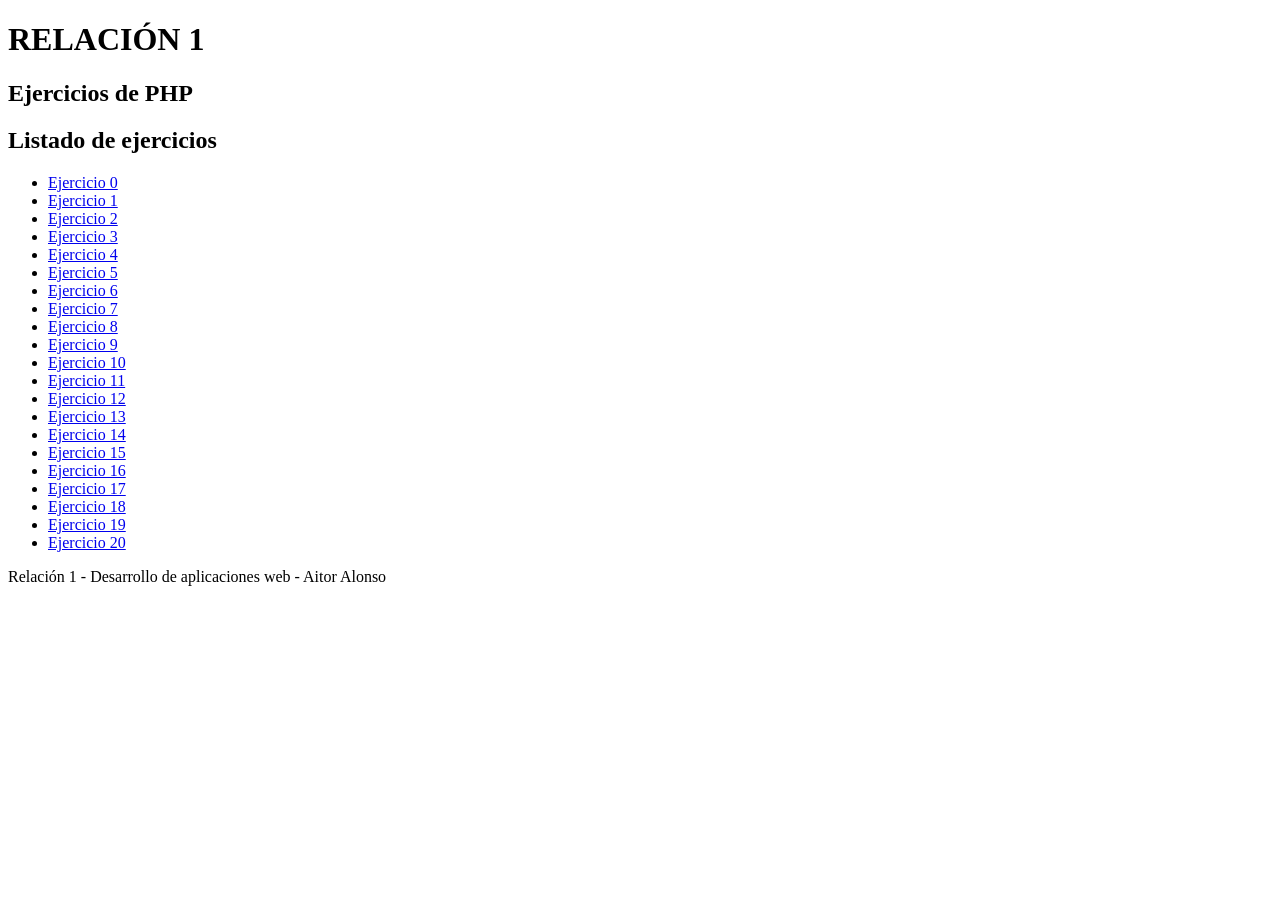
<file: relacion1/index.html>
<!DOCTYPE html>
<html lang="es">

<head>
    <meta charset="UTF-8">
    <meta name="viewport" content="width=device-width, initial-scale=1.0">
    <title>Relación 1 - Ejercicios</title>
</head>

<body>

    <header>
        <h1>RELACIÓN 1</h1>
        <h2>Ejercicios de PHP</h2>
    </header>

    <main>

        <h2>Listado de ejercicios</h2>

        <ul>
            <li><a href="./00hola-mundo.php">Ejercicio 0</a></li>
            <li><a href="./01hola-mundo.php">Ejercicio 1</a></li>
            <li><a href="./02valores-escalares.php">Ejercicio 2</a></li>
            <li><a href="./03superglobals.php">Ejercicio 3</a></li>
            <li><a href="./04array-constante.php">Ejercicio 4</a></li>
            <li><a href="./05array-asociativo.php">Ejercicio 5</a></li>
            <li><a href="./06clase-fruta.php">Ejercicio 6</a></li>
            <li><a href="./07loop-if.php">Ejercicio 7</a></li>
            <li><a href="./08arrays-asociativos.php">Ejercicio 8</a></li>
            <li><a href="./09triangulo.php">Ejercicio 9</a></li>
            <li><a href="./10ecuacionSegundoGradoP1.php">Ejercicio 10</a></li>
            <li><a href="./11ecuacionSegundoGradoP2.php">Ejercicio 11</a></li>
            <li><a href="./12prueba-numerica.php">Ejercicio 12</a></li>
            <li><a href="./13calcular-factorial.php">Ejercicio 13</a></li>
            <li><a href="./14.calculo-suma-num-naturales.php">Ejercicio 14</a></li>
            <li><a href="./15num-primo.php">Ejercicio 15</a></li>
            <li><a href="./16divisores-while.php">Ejercicio 16</a></li>
            <li><a href="./17division-euclides.php">Ejercicio 17</a></li>
            <li><a href="./18m.c.d-euclides.php">Ejercicio 18</a></li>
            <li><a href="./19conversion-binario-natural.php">Ejercicio 19</a></li>
            <li><a href="./20conversion-binario-natural-P2.php">Ejercicio 20</a></li>
        </ul>

    </main>

    <footer>
        <p>Relación 1 - Desarrollo de aplicaciones web - Aitor Alonso</p>
    </footer>

</body>

</html>
</file>
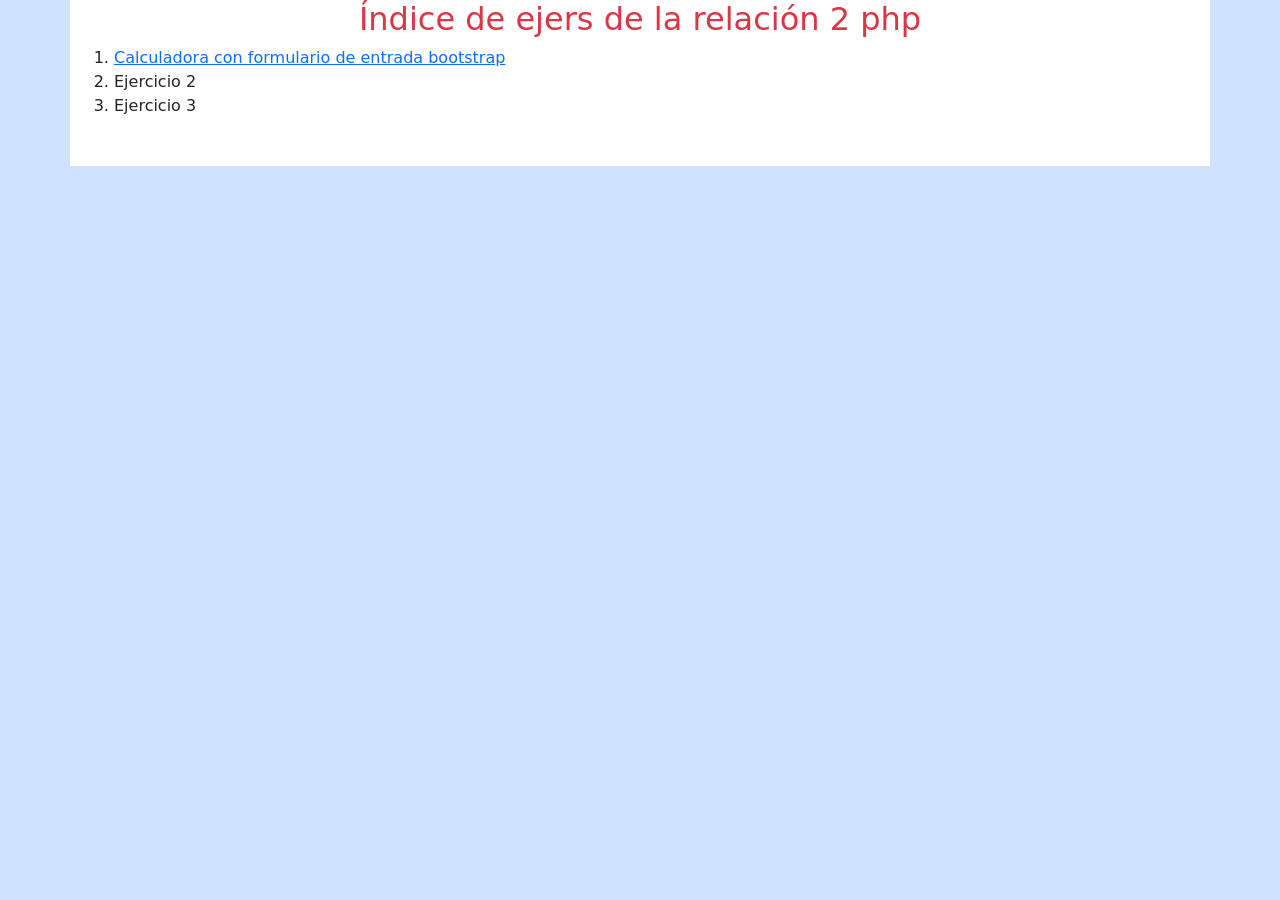
<file: relacion2/index.html>
<!DOCTYPE html>
<html lang="en">
<head>
    <meta charset="UTF-8">
    <meta name="viewport" content="width=device-width, initial-scale=1.0">
    <title>Índice de ejers de la relación 2</title>

    <link href="https://cdn.jsdelivr.net/npm/bootstrap@5.3.8/dist/css/bootstrap.min.css" rel="stylesheet" integrity="sha384-sRIl4kxILFvY47J16cr9ZwB07vP4J8+LH7qKQnuqkuIAvNWLzeN8tE5YBujZqJLB" crossorigin="anonymous">
</head>
<body class="bg-primary-subtle">
    <div class="container bg-white">
        <h2 class="text-center text-danger">Índice de ejers de la relación 2 php </h2>
        <ol class="pb-5">
            <li><a href="./1calculadora.php" target="_blank">Calculadora con formulario de entrada bootstrap</a></li>
            <li>Ejercicio 2</li>
            <li>Ejercicio 3</li>
        </ol>
    </div>

    <script src="https://cdn.jsdelivr.net/npm/bootstrap@5.3.8/dist/js/bootstrap.bundle.min.js" integrity="sha384-FKyoEForCGlyvwx9Hj09JcYn3nv7wiPVlz7YYwJrWVcXK/BmnVDxM+D2scQbITxI" crossorigin="anonymous"></script>
</body>
</html>
</file>
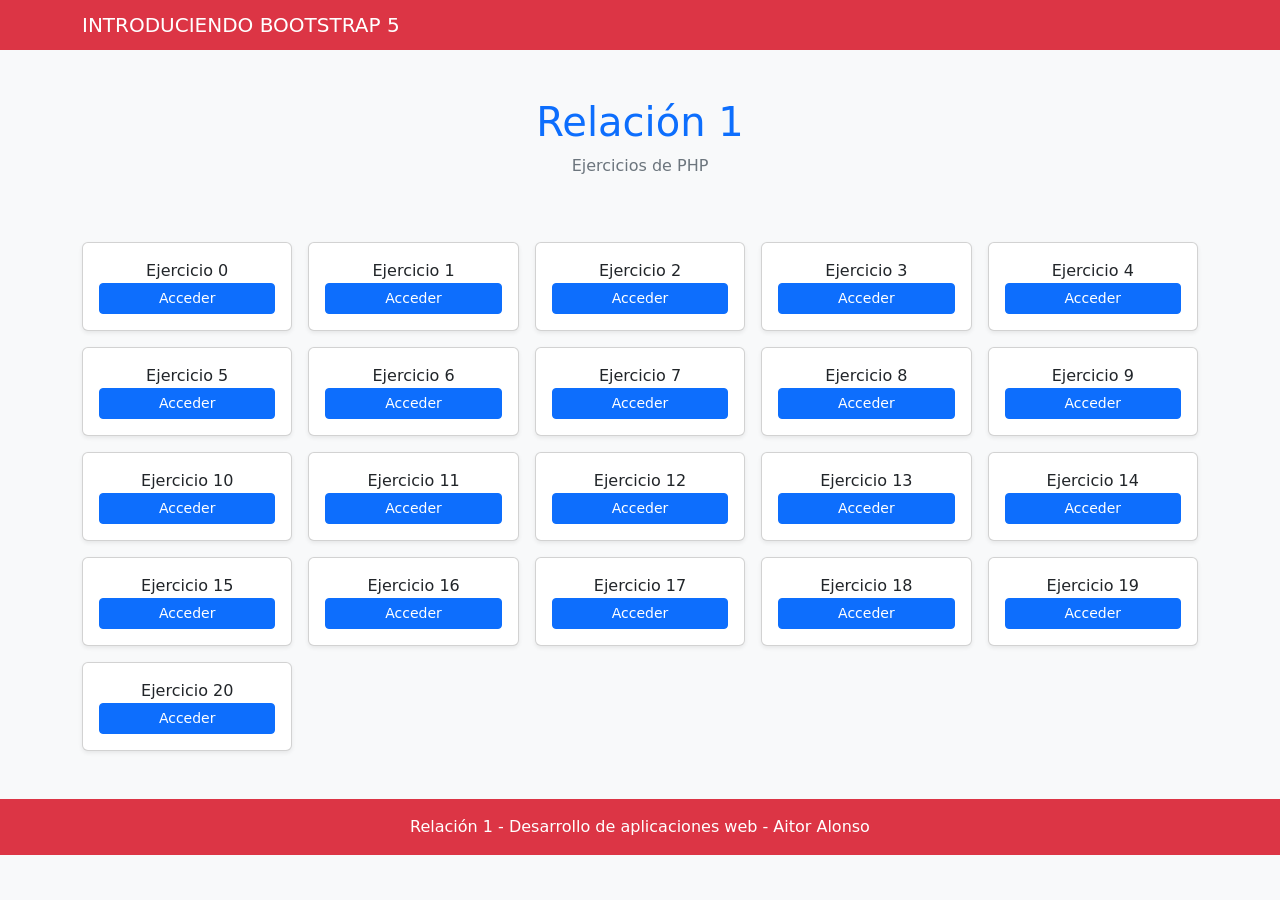
<file: relacion2/ejer02/index.html>
<!DOCTYPE html>
<html lang="es">

<head>
    <meta charset="UTF-8">
    <meta name="viewport" content="width=device-width, initial-scale=1.0">
    <title>Introduciendo Bootstrap 5</title>

    <!-- Bootstrap 5 -->
    <link href="https://cdn.jsdelivr.net/npm/bootstrap@5.3.3/dist/css/bootstrap.min.css" rel="stylesheet">
</head>

<body class="bg-light">

    <!-- Barra superior -->
    <nav class="navbar bg-danger">
        <div class="container">
            <span class="navbar-brand mb-0 h1 text-white">
                INTRODUCIENDO BOOTSTRAP 5
            </span>
        </div>
    </nav>

    <!-- Título -->
    <header class="container text-center py-5">
        <h1 class="text-primary">Relación 1</h1>
        <p class="text-secondary">Ejercicios de PHP</p>
    </header>

    <!-- Ejercicios -->
    <main class="container pb-5">
        <div class="row row-cols-2 row-cols-md-4 row-cols-lg-5 g-3">

            <div class="col">
                <a href="../../relacion1/00hola-mundo.php"
                    class="card shadow-sm h-100 text-decoration-none text-center p-3 d-flex flex-column">
                    <span>Ejercicio 0</span>
                    <span class="btn btn-primary btn-sm mt-auto">Acceder</span>
                </a>
            </div>

            <div class="col">
                <a href="../../relacion1/01hola-mundo.php"
                    class="card shadow-sm h-100 text-decoration-none text-center p-3 d-flex flex-column">
                    <span>Ejercicio 1</span>
                    <span class="btn btn-primary btn-sm mt-auto">Acceder</span>
                </a>
            </div>

            <div class="col">
                <a href="../../relacion1/02valores-escalares.php"
                    class="card shadow-sm h-100 text-decoration-none text-center p-3 d-flex flex-column">
                    <span>Ejercicio 2</span>
                    <span class="btn btn-primary btn-sm mt-auto">Acceder</span>
                </a>
            </div>

            <div class="col">
                <a href="../../relacion1/03superglobals.php"
                    class="card shadow-sm h-100 text-decoration-none text-center p-3 d-flex flex-column">
                    <span>Ejercicio 3</span>
                    <span class="btn btn-primary btn-sm mt-auto">Acceder</span>
                </a>
            </div>

            <div class="col">
                <a href="../../relacion1/04array-constante.php"
                    class="card shadow-sm h-100 text-decoration-none text-center p-3 d-flex flex-column">
                    <span>Ejercicio 4</span>
                    <span class="btn btn-primary btn-sm mt-auto">Acceder</span>
                </a>
            </div>

            <div class="col">
                <a href="../../relacion1/05array-asociativo.php"
                    class="card shadow-sm h-100 text-decoration-none text-center p-3 d-flex flex-column">
                    <span>Ejercicio 5</span>
                    <span class="btn btn-primary btn-sm mt-auto">Acceder</span>
                </a>
            </div>

            <div class="col">
                <a href="../../relacion1/06clase-fruta.php"
                    class="card shadow-sm h-100 text-decoration-none text-center p-3 d-flex flex-column">
                    <span>Ejercicio 6</span>
                    <span class="btn btn-primary btn-sm mt-auto">Acceder</span>
                </a>
            </div>

            <div class="col">
                <a href="../../relacion1/07loop-if.php"
                    class="card shadow-sm h-100 text-decoration-none text-center p-3 d-flex flex-column">
                    <span>Ejercicio 7</span>
                    <span class="btn btn-primary btn-sm mt-auto">Acceder</span>
                </a>
            </div>

            <div class="col">
                <a href="../../relacion1/08arrays-asociativos.php"
                    class="card shadow-sm h-100 text-decoration-none text-center p-3 d-flex flex-column">
                    <span>Ejercicio 8</span>
                    <span class="btn btn-primary btn-sm mt-auto">Acceder</span>
                </a>
            </div>

            <div class="col">
                <a href="../../relacion1/09triangulo.php"
                    class="card shadow-sm h-100 text-decoration-none text-center p-3 d-flex flex-column">
                    <span>Ejercicio 9</span>
                    <span class="btn btn-primary btn-sm mt-auto">Acceder</span>
                </a>
            </div>

            <div class="col">
                <a href="../../relacion1/10ecuacionSegundoGradoP1.php"
                    class="card shadow-sm h-100 text-decoration-none text-center p-3 d-flex flex-column">
                    <span>Ejercicio 10</span>
                    <span class="btn btn-primary btn-sm mt-auto">Acceder</span>
                </a>
            </div>

            <div class="col">
                <a href="../../relacion1/11ecuacionSegundoGradoP2.php"
                    class="card shadow-sm h-100 text-decoration-none text-center p-3 d-flex flex-column">
                    <span>Ejercicio 11</span>
                    <span class="btn btn-primary btn-sm mt-auto">Acceder</span>
                </a>
            </div>

            <div class="col">
                <a href="../../relacion1/12prueba-numerica.php"
                    class="card shadow-sm h-100 text-decoration-none text-center p-3 d-flex flex-column">
                    <span>Ejercicio 12</span>
                    <span class="btn btn-primary btn-sm mt-auto">Acceder</span>
                </a>
            </div>

            <div class="col">
                <a href="../../relacion1/13calcular-factorial.php"
                    class="card shadow-sm h-100 text-decoration-none text-center p-3 d-flex flex-column">
                    <span>Ejercicio 13</span>
                    <span class="btn btn-primary btn-sm mt-auto">Acceder</span>
                </a>
            </div>

            <div class="col">
                <a href="../../relacion1/14.calculo-suma-num-naturales.php"
                    class="card shadow-sm h-100 text-decoration-none text-center p-3 d-flex flex-column">
                    <span>Ejercicio 14</span>
                    <span class="btn btn-primary btn-sm mt-auto">Acceder</span>
                </a>
            </div>

            <div class="col">
                <a href="../../relacion1/15num-primo.php"
                    class="card shadow-sm h-100 text-decoration-none text-center p-3 d-flex flex-column">
                    <span>Ejercicio 15</span>
                    <span class="btn btn-primary btn-sm mt-auto">Acceder</span>
                </a>
            </div>

            <div class="col">
                <a href="../../relacion1/16divisores-while.php"
                    class="card shadow-sm h-100 text-decoration-none text-center p-3 d-flex flex-column">
                    <span>Ejercicio 16</span>
                    <span class="btn btn-primary btn-sm mt-auto">Acceder</span>
                </a>
            </div>

            <div class="col">
                <a href="../../relacion1/17division-euclides.php"
                    class="card shadow-sm h-100 text-decoration-none text-center p-3 d-flex flex-column">
                    <span>Ejercicio 17</span>
                    <span class="btn btn-primary btn-sm mt-auto">Acceder</span>
                </a>
            </div>

            <div class="col">
                <a href="../../relacion1/18m.c.d-euclides.php"
                    class="card shadow-sm h-100 text-decoration-none text-center p-3 d-flex flex-column">
                    <span>Ejercicio 18</span>
                    <span class="btn btn-primary btn-sm mt-auto">Acceder</span>
                </a>
            </div>

            <div class="col">
                <a href="../../relacion1/19conversion-binario-natural.php"
                    class="card shadow-sm h-100 text-decoration-none text-center p-3 d-flex flex-column">
                    <span>Ejercicio 19</span>
                    <span class="btn btn-primary btn-sm mt-auto">Acceder</span>
                </a>
            </div>

            <div class="col">
                <a href="../../relacion1/20conversion-binario-natural-P2.php"
                    class="card shadow-sm h-100 text-decoration-none text-center p-3 d-flex flex-column">
                    <span>Ejercicio 20</span>
                    <span class="btn btn-primary btn-sm mt-auto">Acceder</span>
                </a>
            </div>

        </div>
    </main>

    <!-- Pie de página -->
    <footer class="bg-danger text-white text-center py-3">
        Relación 1 - Desarrollo de aplicaciones web - Aitor Alonso
    </footer>

    <!-- Bootstrap JS -->
    <script src="https://cdn.jsdelivr.net/npm/bootstrap@5.3.3/dist/js/bootstrap.bundle.min.js"></script>

</body>

</html>
</file>
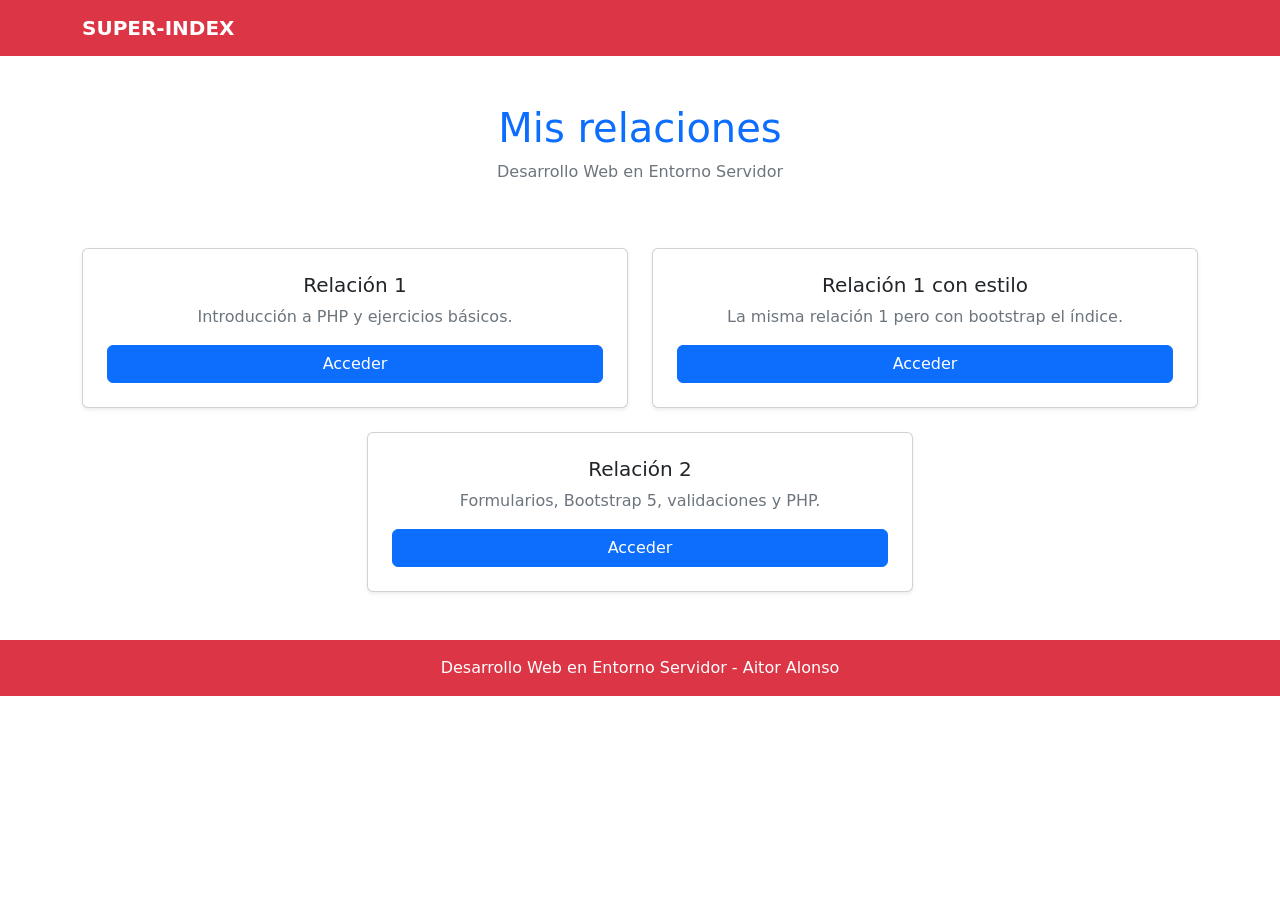
<file: relacion2/ejers03-20/index.html>
<!DOCTYPE html>
<html lang="es">

<head>
    <meta charset="UTF-8">
    <meta name="viewport" content="width=device-width, initial-scale=1.0">
    <title>Super-Index</title>

    <!-- Bootstrap 5 -->
    <link href="https://cdn.jsdelivr.net/npm/bootstrap@5.3.3/dist/css/bootstrap.min.css" rel="stylesheet">
</head>

<body >

    <!-- Barra de navegación -->
    <nav class="navbar bg-danger">
        <div class="container">
            <a class="navbar-brand text-white fw-bold" href="#">
                SUPER-INDEX
            </a>
        </div>
    </nav>

    <!-- Cabecera -->
    <header class="container text-center py-5">
        <h1 class="text-primary">Mis relaciones</h1>
        <p class="text-secondary">Desarrollo Web en Entorno Servidor</p>
    </header>

    <!-- Tarjetas -->
    <main class="container pb-5">
        <div class="row row-cols-1 row-cols-md-2 g-4 justify-content-center">

            <!-- Relación 1 -->
            <div class="col">
                <div class="card shadow-sm h-100 text-center">
                    <div class="card-body d-flex flex-column p-4">
                        <h5 class="card-title">Relación 1</h5>

                        <p class="card-text text-secondary">
                            Introducción a PHP y ejercicios básicos.
                        </p>

                        <a href="/relacion1/index.html" class="btn btn-primary mt-auto">
                            Acceder
                        </a>
                    </div>
                </div>
            </div>

            <!-- Relación 1 con estilo -->
            <div class="col">
                <div class="card shadow-sm h-100 text-center">
                    <div class="card-body d-flex flex-column p-4">
                        <h5 class="card-title">Relación 1 con estilo</h5>

                        <p class="card-text text-secondary">
                            La misma relación 1 pero con bootstrap el índice.
                        </p>

                        <a href="../ejer02/index.html" class="btn btn-primary mt-auto">
                            Acceder
                        </a>
                    </div>
                </div>
            </div>

            <!-- Relación 2 -->
            <div class="col">
                <div class="card shadow-sm h-100 text-center">
                    <div class="card-body d-flex flex-column p-4">
                        <h5 class="card-title">Relación 2</h5>

                        <p class="card-text text-secondary">
                            Formularios, Bootstrap 5, validaciones y PHP.
                        </p>

                        <a href="./indexRelacion2.html" class="btn btn-primary mt-auto">
                            Acceder
                        </a>
                    </div>
                </div>
            </div>

        </div>
    </main>

    <!-- Footer -->
    <footer class="bg-danger text-white text-center py-3">
        Desarrollo Web en Entorno Servidor - Aitor Alonso
    </footer>

    <!-- Bootstrap JS -->
    <script src="https://cdn.jsdelivr.net/npm/bootstrap@5.3.3/dist/js/bootstrap.bundle.min.js"></script>

</body>
</html>
</file>
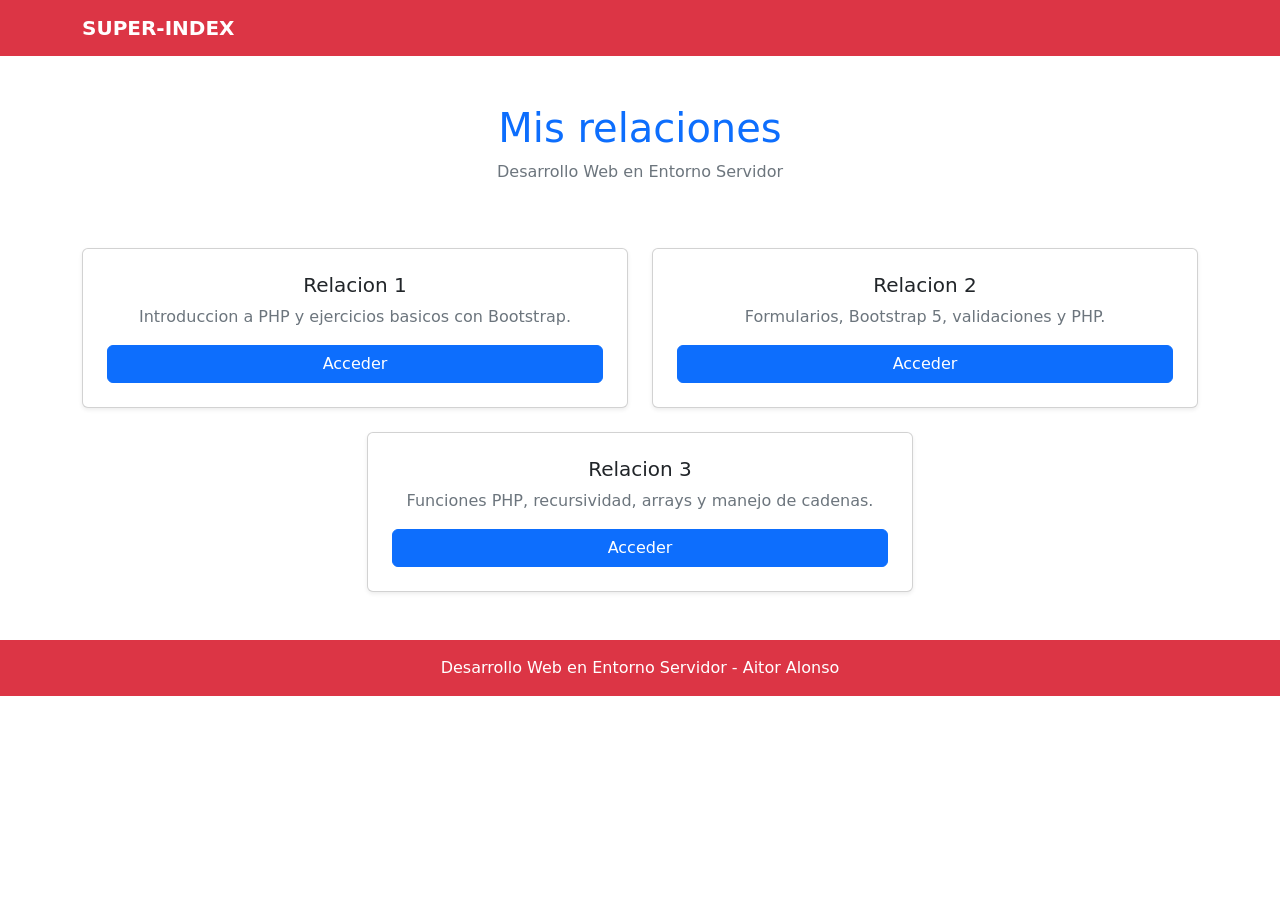
<file: super-index.html>
<!DOCTYPE html>
<html lang="es">

<head>
    <meta charset="UTF-8">
    <meta name="viewport" content="width=device-width, initial-scale=1.0">
    <title>Super-Index</title>

    <!-- Bootstrap 5 -->
    <link href="https://cdn.jsdelivr.net/npm/bootstrap@5.3.3/dist/css/bootstrap.min.css" rel="stylesheet">
</head>

<body>

    <!-- Barra de navegacion -->
    <nav class="navbar bg-danger">
        <div class="container">
            <a class="navbar-brand text-white fw-bold" href="#">
                SUPER-INDEX
            </a>
        </div>
    </nav>

    <!-- Cabecera -->
    <header class="container text-center py-5">
        <h1 class="text-primary">Mis relaciones</h1>
        <p class="text-secondary">Desarrollo Web en Entorno Servidor</p>
    </header>

    <!-- Tarjetas -->
    <main class="container pb-5">

        <div class="row row-cols-1 row-cols-md-2 g-4 justify-content-center">

            <!-- Relacion 1 -->
            <div class="col">
                <div class="card shadow-sm h-100 text-center">
                    <div class="card-body d-flex flex-column p-4">
                        <h5 class="card-title">Relacion 1</h5>

                        <p class="card-text text-secondary">
                            Introduccion a PHP y ejercicios basicos con Bootstrap.
                        </p>

                        <a href="./relacion2/ejer02/index.html" class="btn btn-primary mt-auto">
                            Acceder
                        </a>
                    </div>
                </div>
            </div>

            <!-- Relacion 2 -->
            <div class="col">
                <div class="card shadow-sm h-100 text-center">
                    <div class="card-body d-flex flex-column p-4">
                        <h5 class="card-title">Relacion 2</h5>

                        <p class="card-text text-secondary">
                            Formularios, Bootstrap 5, validaciones y PHP.
                        </p>

                        <a href="./relacion2/ejers03-20/indexRelacion2.html" class="btn btn-primary mt-auto">
                            Acceder
                        </a>
                    </div>
                </div>
            </div>

            <!-- Relacion 3 -->
            <div class="col">
                <div class="card shadow-sm h-100 text-center">
                    <div class="card-body d-flex flex-column p-4">
                        <h5 class="card-title">Relacion 3</h5>

                        <p class="card-text text-secondary">
                            Funciones PHP, recursividad, arrays y manejo de cadenas.
                        </p>

                        <a href="./relacion3/indexRelacion3.html" class="btn btn-primary mt-auto">
                            Acceder
                        </a>
                    </div>
                </div>
            </div>

        </div>
    </main>

    <!-- Footer -->
    <footer class="bg-danger text-white text-center py-3">
        Desarrollo Web en Entorno Servidor - Aitor Alonso
    </footer>

    <!-- Bootstrap JS -->
    <script src="https://cdn.jsdelivr.net/npm/bootstrap@5.3.3/dist/js/bootstrap.bundle.min.js"></script>

</body>
</html>
</file>
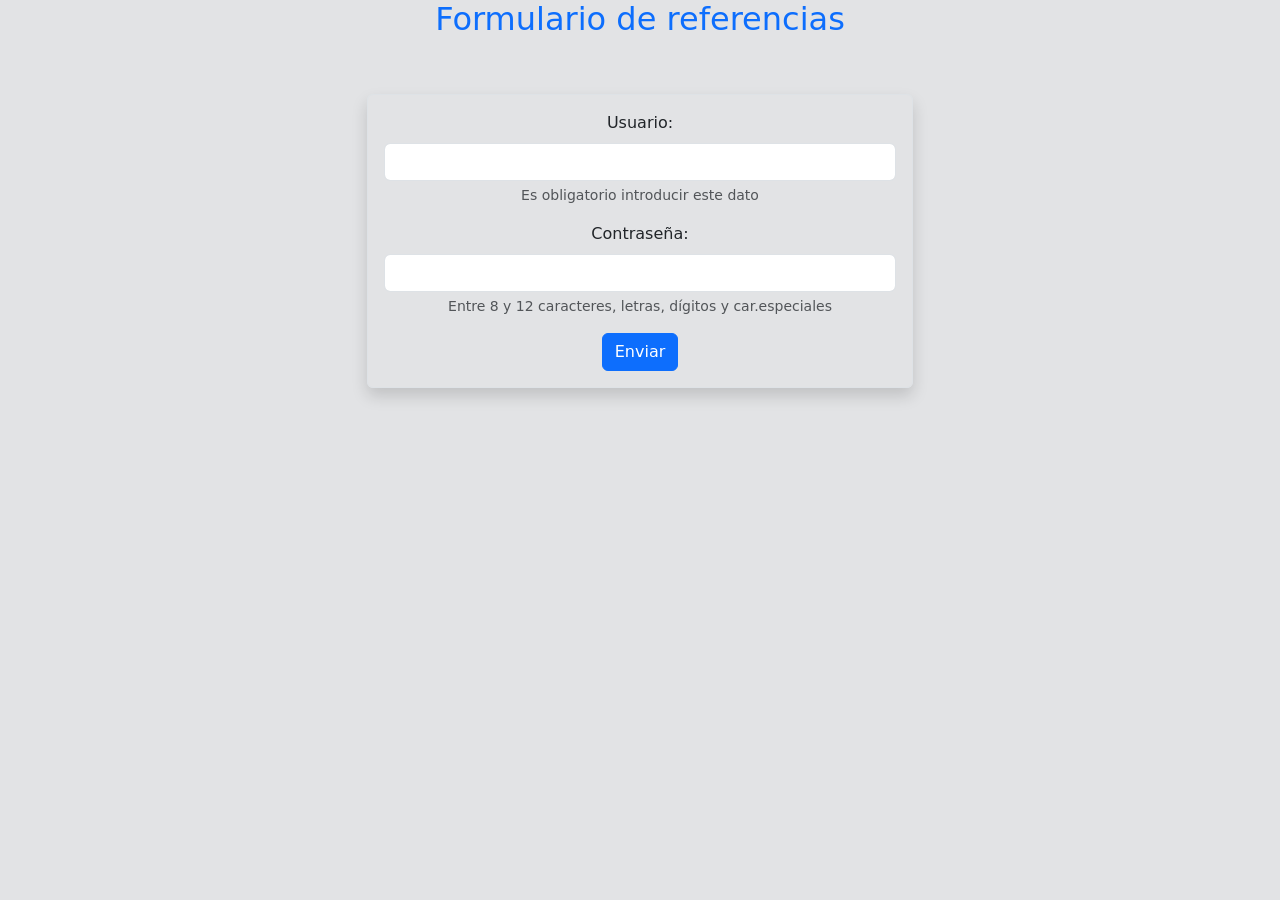
<file: relacion2/formulario.html>
<!DOCTYPE html>
<html lang="en">
<head>
    <meta charset="UTF-8">
    <meta name="viewport" content="width=device-width, initial-scale=1.0">
    <title>Document</title>

    <link href="https://cdn.jsdelivr.net/npm/bootstrap@5.3.8/dist/css/bootstrap.min.css" rel="stylesheet" integrity="sha384-sRIl4kxILFvY47J16cr9ZwB07vP4J8+LH7qKQnuqkuIAvNWLzeN8tE5YBujZqJLB" crossorigin="anonymous">
</head>
<body class="bg-secondary-subtle">
    <!-- como se monta un grid para distribuir el espacio-->
     <!--1º un div de class container-->
    <div id="main" class="container text-center"class="container bg-secondary-subtle">
        <h2 class="text-primary text-center">Formulario de referencias</h2>
        <!--2º un div de class row-->

        <div class="row">
            <!--3º varios div de columnas, indicando reparto de las 12 áreas decolumna-->

            <div class="col-md-3 col-sm-1 col-0">
                <!--aqui va un espacio en blanco a la izquierda-->           
            </div>
            <div class="col-md-6 col-sm-10 col-12">
                <!--aqui va el formulario-->   
                <form class="m-auto mt-5 border rounded p-3 shadow">
                    <div class="mb-3">
                        <label for="exampleInputEmail1" class="form-label">Usuario:</label>
                        <input type="text" class="form-control" id="exampleInputEmail1" aria-describedby="emailHelp">
                        <div id="emailHelp" class="form-text">Es obligatorio introducir este dato</div>
                    </div>
                    <div class="mb-3">
                        <label for="exampleInputPassword1" class="form-label">Contraseña:</label>
                        <input type="password" class="form-control" id="exampleInputPassword1">
                        <div id="passwordHelp" class="form-text">Entre 8 y 12 caracteres, letras, dígitos y car.especiales</div>
                    </div>
                    <!--
                    <div class="mb-3 form-check">
                        <input type="checkbox" class="form-check-input" id="exampleCheck1">
                        <label class="form-check-label" for="exampleCheck1">Check me out</label>
                    </div>
                    -->
                    <button type="submit" class="btn btn-primary">Enviar</button>
                </form>        
            </div>
            <div class="col-md-3 col-sm-1 col-0">
                <!--aqui va un espacio en blanco a la izquierda-->           
            </div>
        </div>

    </div>

    <script src="https://cdn.jsdelivr.net/npm/bootstrap@5.3.8/dist/js/bootstrap.bundle.min.js" integrity="sha384-FKyoEForCGlyvwx9Hj09JcYn3nv7wiPVlz7YYwJrWVcXK/BmnVDxM+D2scQbITxI" crossorigin="anonymous"></script>
</body>
</html>
</file>
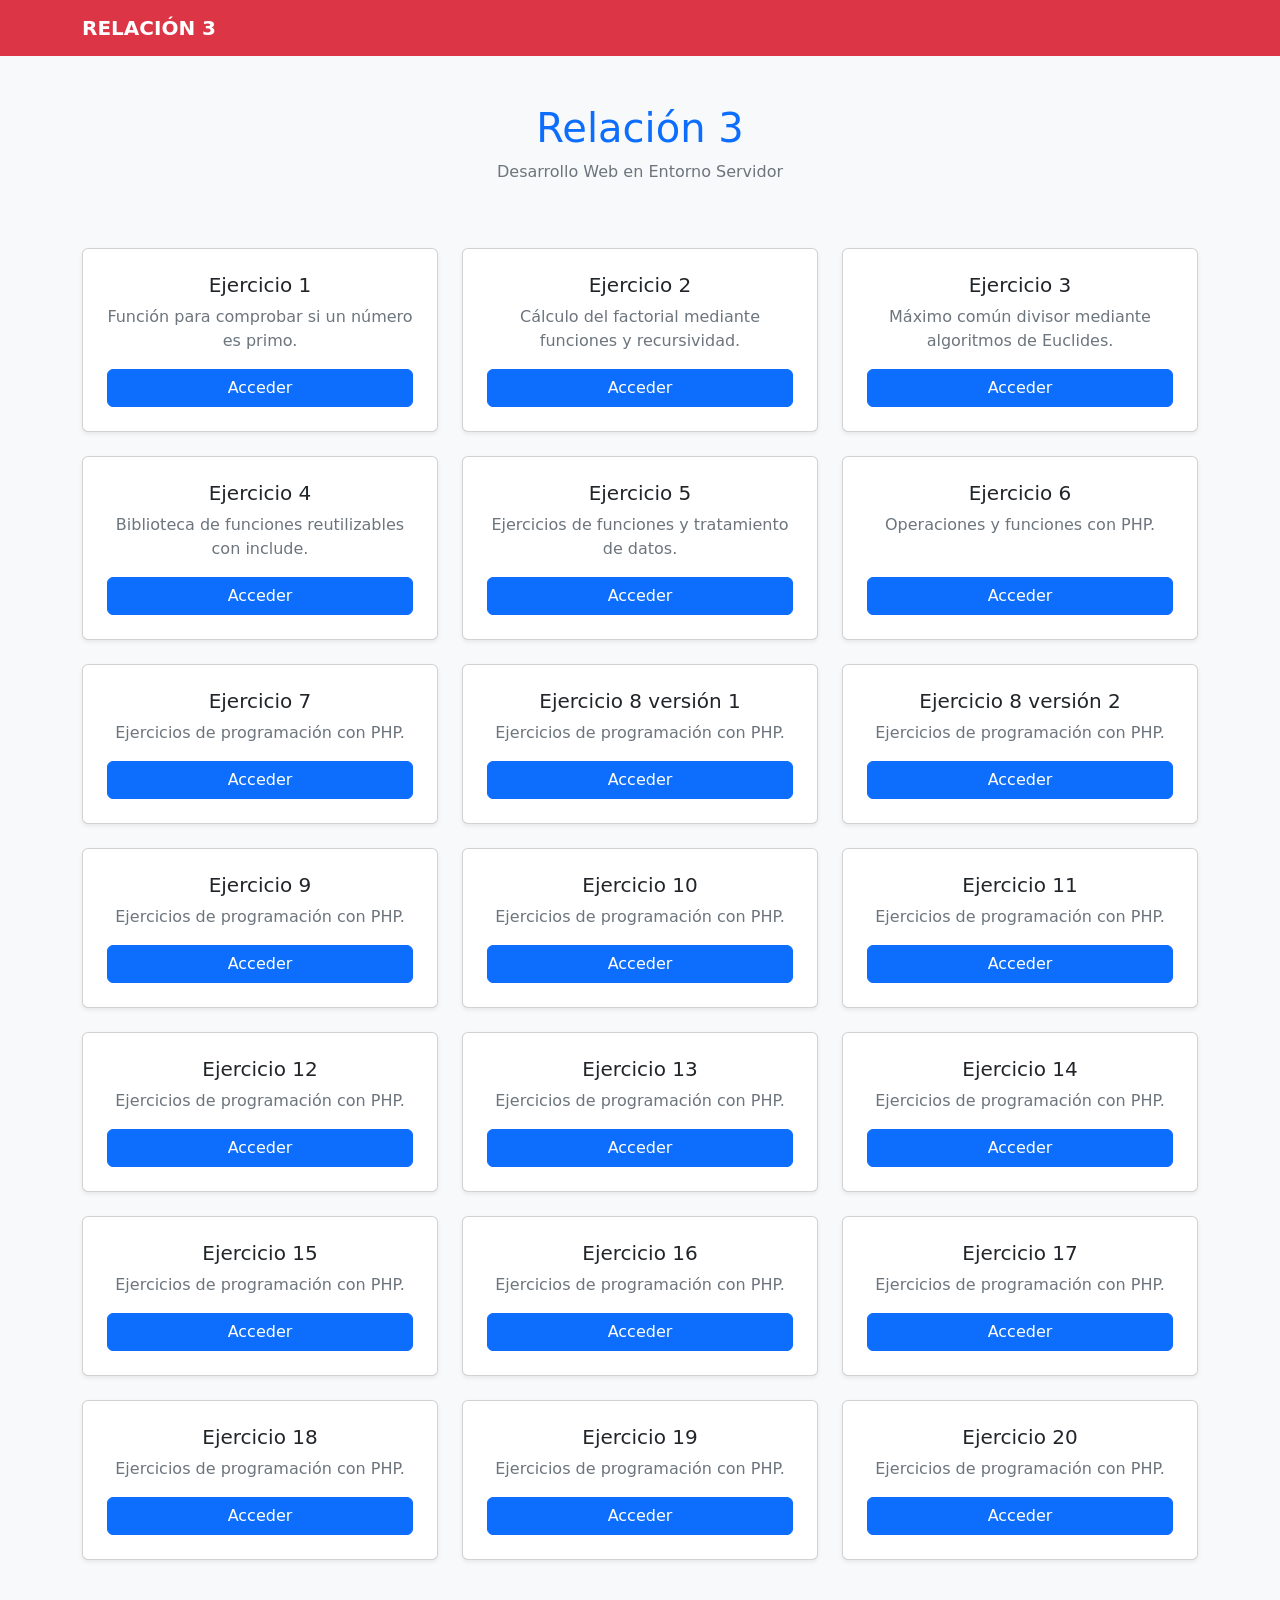
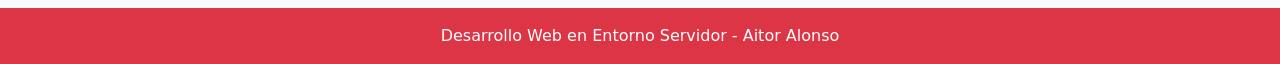
<file: relacion3/indexRelacion3.html>
<!DOCTYPE html>
<html lang="es">

<head>
    <meta charset="UTF-8">
    <meta name="viewport" content="width=device-width, initial-scale=1.0">
    <title>Relación 3</title>

    <!-- Bootstrap 5 -->
    <link href="https://cdn.jsdelivr.net/npm/bootstrap@5.3.3/dist/css/bootstrap.min.css" rel="stylesheet">
</head>

<body class="bg-light">

    <!-- Barra de navegación -->
    <nav class="navbar bg-danger">
        <div class="container">
            <a class="navbar-brand text-white fw-bold" href="#">
                RELACIÓN 3
            </a>
        </div>
    </nav>

    <!-- Cabecera -->
    <header class="container text-center py-5">
        <h1 class="text-primary">Relación 3</h1>
        <p class="text-secondary">Desarrollo Web en Entorno Servidor</p>
    </header>

    <!-- Tarjetas -->
    <main class="container pb-5">
        <div class="row row-cols-1 row-cols-md-2 row-cols-lg-3 g-4">

            <!-- Ejercicio 1 -->
            <div class="col">
                <div class="card shadow-sm h-100 text-center">
                    <div class="card-body d-flex flex-column p-4">
                        <h5 class="card-title">Ejercicio 1</h5>
                        <p class="card-text text-secondary">
                            Función para comprobar si un número es primo.
                        </p>
                        <a href="./ejer01/ejercicio01.php" class="btn btn-primary mt-auto">Acceder</a>
                    </div>
                </div>
            </div>

            <!-- Ejercicio 2 -->
            <div class="col">
                <div class="card shadow-sm h-100 text-center">
                    <div class="card-body d-flex flex-column p-4">
                        <h5 class="card-title">Ejercicio 2</h5>
                        <p class="card-text text-secondary">
                            Cálculo del factorial mediante funciones y recursividad.
                        </p>
                        <a href="./ejer02/ejercicio02.php" class="btn btn-primary mt-auto">Acceder</a>
                    </div>
                </div>
            </div>

            <!-- Ejercicio 3 -->
            <div class="col">
                <div class="card shadow-sm h-100 text-center">
                    <div class="card-body d-flex flex-column p-4">
                        <h5 class="card-title">Ejercicio 3</h5>
                        <p class="card-text text-secondary">
                            Máximo común divisor mediante algoritmos de Euclides.
                        </p>
                        <a href="./ejer03/ejercicio03.php" class="btn btn-primary mt-auto">Acceder</a>
                    </div>
                </div>
            </div>

            <!-- Ejercicio 4 -->
            <div class="col">
                <div class="card shadow-sm h-100 text-center">
                    <div class="card-body d-flex flex-column p-4">
                        <h5 class="card-title">Ejercicio 4</h5>
                        <p class="card-text text-secondary">
                            Biblioteca de funciones reutilizables con include.
                        </p>
                        <a href="./ejer04/ejercicio04.php" class="btn btn-primary mt-auto">Acceder</a>
                    </div>
                </div>
            </div>

            <!-- Ejercicio 5 -->
            <div class="col">
                <div class="card shadow-sm h-100 text-center">
                    <div class="card-body d-flex flex-column p-4">
                        <h5 class="card-title">Ejercicio 5</h5>
                        <p class="card-text text-secondary">
                            Ejercicios de funciones y tratamiento de datos.
                        </p>
                        <a href="./ejer05/ejercicio05.php" class="btn btn-primary mt-auto">Acceder</a>
                    </div>
                </div>
            </div>

            <!-- Ejercicio 6 -->
            <div class="col">
                <div class="card shadow-sm h-100 text-center">
                    <div class="card-body d-flex flex-column p-4">
                        <h5 class="card-title">Ejercicio 6</h5>
                        <p class="card-text text-secondary">
                            Operaciones y funciones con PHP.
                        </p>
                        <a href="./ejer06/ejercicio06.php" class="btn btn-primary mt-auto">Acceder</a>
                    </div>
                </div>
            </div>

            <!-- Ejercicio 7 -->
            <div class="col">
                <div class="card shadow-sm h-100 text-center">
                    <div class="card-body d-flex flex-column p-4">
                        <h5 class="card-title">Ejercicio 7</h5>
                        <p class="card-text text-secondary">
                            Ejercicios de programación con PHP.
                        </p>
                        <a href="./ejer07/ejercicio07.php" class="btn btn-primary mt-auto">Acceder</a>
                    </div>
                </div>
            </div>

            <!-- Ejercicio 8 versión 1 -->
            <div class="col">
                <div class="card shadow-sm h-100 text-center">
                    <div class="card-body d-flex flex-column p-4">
                        <h5 class="card-title">Ejercicio 8 versión 1</h5>
                        <p class="card-text text-secondary">
                            Ejercicios de programación con PHP.
                        </p>
                        <a href="./ejer08/ejercicio08_v1.php" class="btn btn-primary mt-auto">Acceder</a>
                    </div>
                </div>
            </div>

            <!-- Ejercicio 8 versión 2 -->
            <div class="col">
                <div class="card shadow-sm h-100 text-center">
                    <div class="card-body d-flex flex-column p-4">
                        <h5 class="card-title">Ejercicio 8 versión 2</h5>
                        <p class="card-text text-secondary">
                            Ejercicios de programación con PHP.
                        </p>
                        <a href="./ejer08/ejercicio08_v2.php" class="btn btn-primary mt-auto">Acceder</a>
                    </div>
                </div>
            </div>

            <!-- Ejercicio 9 -->
            <div class="col">
                <div class="card shadow-sm h-100 text-center">
                    <div class="card-body d-flex flex-column p-4">
                        <h5 class="card-title">Ejercicio 9</h5>
                        <p class="card-text text-secondary">
                            Ejercicios de programación con PHP.
                        </p>
                        <a href="./ejer09/ejercicio09.php" class="btn btn-primary mt-auto">Acceder</a>
                    </div>
                </div>
            </div>

            <!-- Ejercicio 10 -->
            <div class="col">
                <div class="card shadow-sm h-100 text-center">
                    <div class="card-body d-flex flex-column p-4">
                        <h5 class="card-title">Ejercicio 10</h5>
                        <p class="card-text text-secondary">
                            Ejercicios de programación con PHP.
                        </p>
                        <a href="./ejer10/ejercicio10.php" class="btn btn-primary mt-auto">Acceder</a>
                    </div>
                </div>
            </div>

            <!-- Ejercicio 11 -->
            <div class="col">
                <div class="card shadow-sm h-100 text-center">
                    <div class="card-body d-flex flex-column p-4">
                        <h5 class="card-title">Ejercicio 11</h5>
                        <p class="card-text text-secondary">
                            Ejercicios de programación con PHP.
                        </p>
                        <a href="./ejer11/ejercicio11.php" class="btn btn-primary mt-auto">Acceder</a>
                    </div>
                </div>
            </div>

            <!-- Ejercicio 12 -->
            <div class="col">
                <div class="card shadow-sm h-100 text-center">
                    <div class="card-body d-flex flex-column p-4">
                        <h5 class="card-title">Ejercicio 12</h5>
                        <p class="card-text text-secondary">
                            Ejercicios de programación con PHP.
                        </p>
                        <a href="./ejer12/ejercicio12.php" class="btn btn-primary mt-auto">Acceder</a>
                    </div>
                </div>
            </div>

            <!-- Ejercicio 13 -->
            <div class="col">
                <div class="card shadow-sm h-100 text-center">
                    <div class="card-body d-flex flex-column p-4">
                        <h5 class="card-title">Ejercicio 13</h5>
                        <p class="card-text text-secondary">
                            Ejercicios de programación con PHP.
                        </p>
                        <a href="./ejer13/ejercicio13.php" class="btn btn-primary mt-auto">Acceder</a>
                    </div>
                </div>
            </div>

            <!-- Ejercicio 14 -->
            <div class="col">
                <div class="card shadow-sm h-100 text-center">
                    <div class="card-body d-flex flex-column p-4">
                        <h5 class="card-title">Ejercicio 14</h5>
                        <p class="card-text text-secondary">
                            Ejercicios de programación con PHP.
                        </p>
                        <a href="./ejer14/ejercicio14.php" class="btn btn-primary mt-auto">Acceder</a>
                    </div>
                </div>
            </div>

            <!-- Ejercicio 15 -->
            <div class="col">
                <div class="card shadow-sm h-100 text-center">
                    <div class="card-body d-flex flex-column p-4">
                        <h5 class="card-title">Ejercicio 15</h5>
                        <p class="card-text text-secondary">
                            Ejercicios de programación con PHP.
                        </p>
                        <a href="./ejer15/ejercicio15.php" class="btn btn-primary mt-auto">Acceder</a>
                    </div>
                </div>
            </div>

            <!-- Ejercicio 16 -->
            <div class="col">
                <div class="card shadow-sm h-100 text-center">
                    <div class="card-body d-flex flex-column p-4">
                        <h5 class="card-title">Ejercicio 16</h5>
                        <p class="card-text text-secondary">
                            Ejercicios de programación con PHP.
                        </p>
                        <a href="./ejer16/ejercicio16.php" class="btn btn-primary mt-auto">Acceder</a>
                    </div>
                </div>
            </div>

            <!-- Ejercicio 17 -->
            <div class="col">
                <div class="card shadow-sm h-100 text-center">
                    <div class="card-body d-flex flex-column p-4">
                        <h5 class="card-title">Ejercicio 17</h5>
                        <p class="card-text text-secondary">
                            Ejercicios de programación con PHP.
                        </p>
                        <a href="./ejer17/ejercicio17.php" class="btn btn-primary mt-auto">Acceder</a>
                    </div>
                </div>
            </div>

            <!-- Ejercicio 18 -->
            <div class="col">
                <div class="card shadow-sm h-100 text-center">
                    <div class="card-body d-flex flex-column p-4">
                        <h5 class="card-title">Ejercicio 18</h5>
                        <p class="card-text text-secondary">
                            Ejercicios de programación con PHP.
                        </p>
                        <a href="./ejer18/ejercicio18.php" class="btn btn-primary mt-auto">Acceder</a>
                    </div>
                </div>
            </div>

            <!-- Ejercicio 19 -->
            <div class="col">
                <div class="card shadow-sm h-100 text-center">
                    <div class="card-body d-flex flex-column p-4">
                        <h5 class="card-title">Ejercicio 19</h5>
                        <p class="card-text text-secondary">
                            Ejercicios de programación con PHP.
                        </p>
                        <a href="./ejer19/ejercicio19.php" class="btn btn-primary mt-auto">Acceder</a>
                    </div>
                </div>
            </div>

            <!-- Ejercicio 20 -->
            <div class="col">
                <div class="card shadow-sm h-100 text-center">
                    <div class="card-body d-flex flex-column p-4">
                        <h5 class="card-title">Ejercicio 20</h5>
                        <p class="card-text text-secondary">
                            Ejercicios de programación con PHP.
                        </p>
                        <a href="./ejer20/ejercicio20.php" class="btn btn-primary mt-auto">Acceder</a>
                    </div>
                </div>
            </div>

        </div>
    </main>

    <!-- Footer -->
    <footer class="bg-danger text-white text-center py-3">
        Desarrollo Web en Entorno Servidor - Aitor Alonso
    </footer>

    <!-- Bootstrap JS -->
    <script src="https://cdn.jsdelivr.net/npm/bootstrap@5.3.3/dist/js/bootstrap.bundle.min.js"></script>

</body>
</html>
</file>
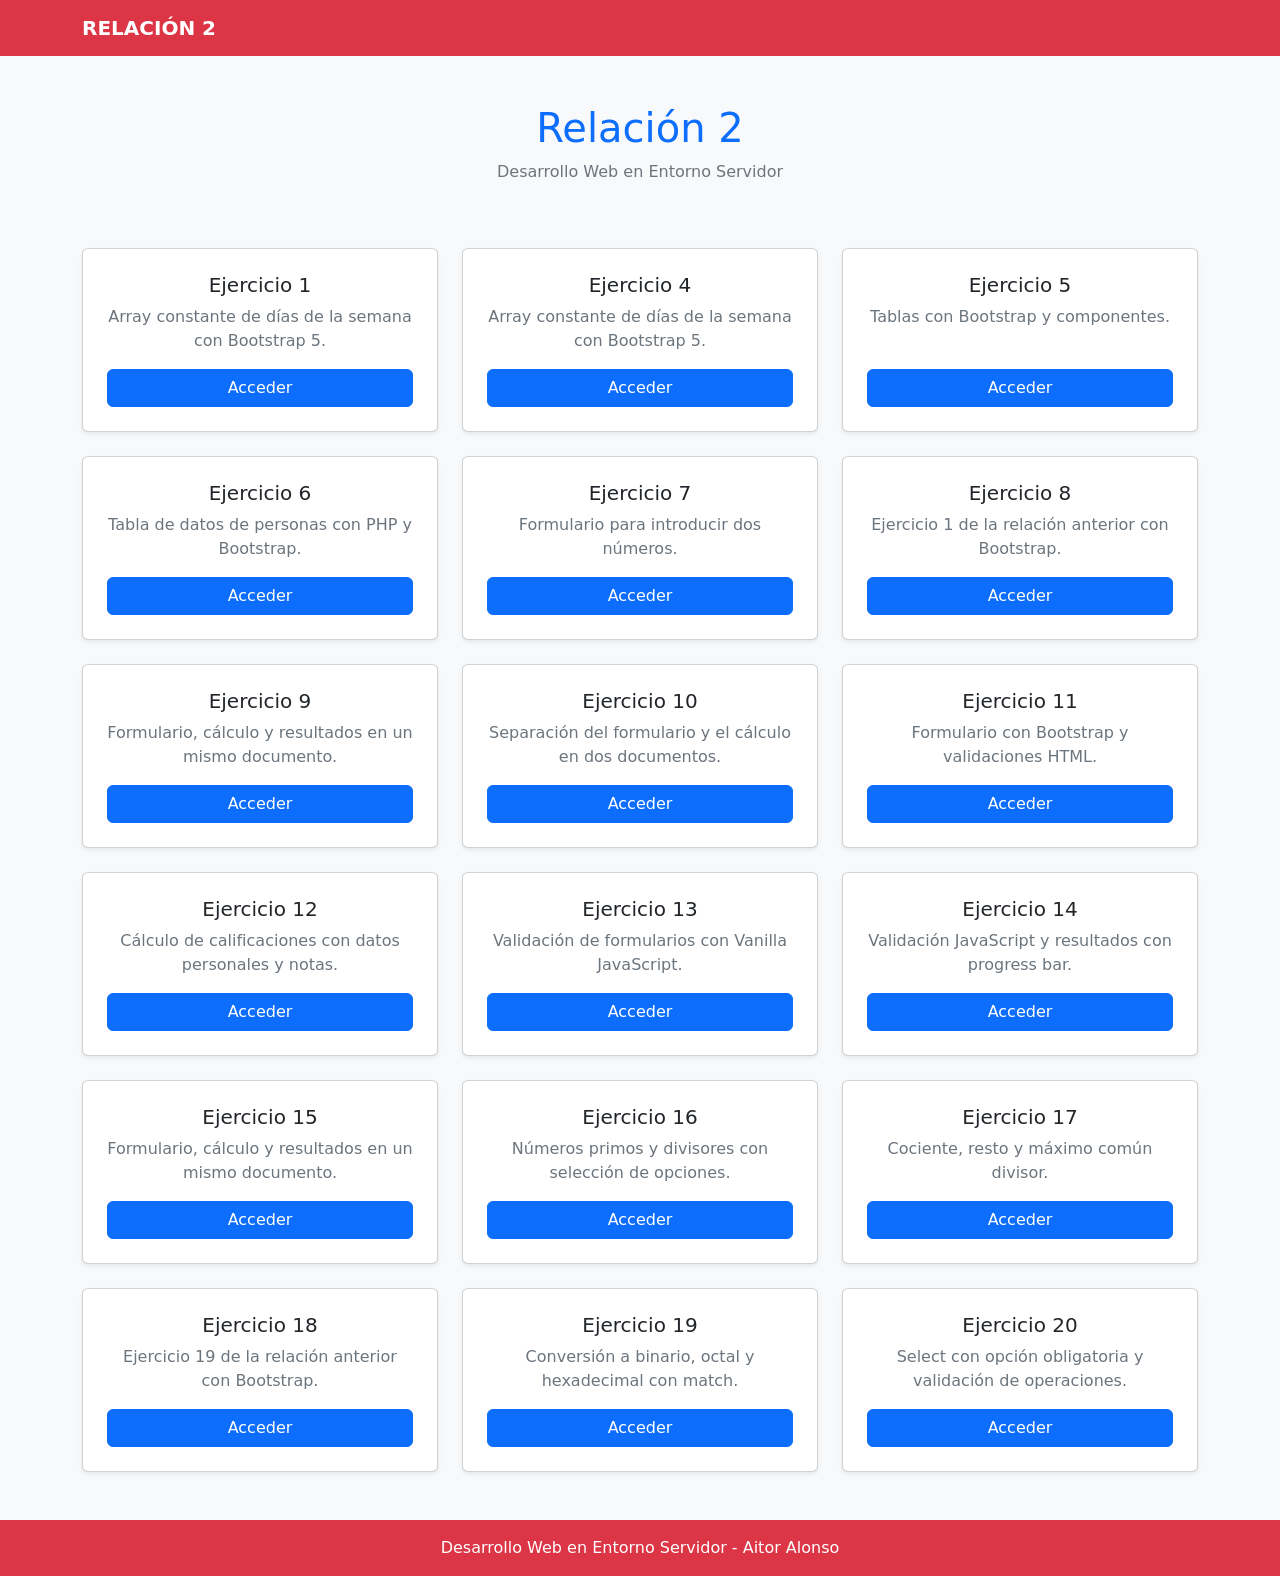
<file: relacion2/ejers03-20/indexRelacion2.html>
<!DOCTYPE html>
<html lang="es">

<head>
    <meta charset="UTF-8">
    <meta name="viewport" content="width=device-width, initial-scale=1.0">
    <title>Relación 2</title>

    <!-- Bootstrap 5 -->
    <link href="https://cdn.jsdelivr.net/npm/bootstrap@5.3.3/dist/css/bootstrap.min.css" rel="stylesheet">
</head>

<body class="bg-light">

    <!-- Barra de navegación -->
    <nav class="navbar bg-danger">
        <div class="container">
            <a class="navbar-brand text-white fw-bold" href="#">
                RELACIÓN 2
            </a>
        </div>
    </nav>

    <!-- Cabecera -->
    <header class="container text-center py-5">
        <h1 class="text-primary">Relación 2</h1>
        <p class="text-secondary">Desarrollo Web en Entorno Servidor</p>
    </header>

    <!-- Tarjetas -->
    <main class="container pb-5">
        <div class="row row-cols-1 row-cols-md-2 row-cols-lg-3 g-4">

            <!-- Ejercicio 1 -->
            <div class="col">
                <div class="card shadow-sm h-100 text-center">
                    <div class="card-body d-flex flex-column p-4">
                        <h5 class="card-title">Ejercicio 1</h5>
                        <p class="card-text text-secondary">
                            Array constante de días de la semana con Bootstrap 5.
                        </p>
                        <a href="../ejer01/1calculadora.php" class="btn btn-primary mt-auto">Acceder</a>
                    </div>
                </div>
            </div>

            <!-- Ejercicio 4 -->
            <div class="col">
                <div class="card shadow-sm h-100 text-center">
                    <div class="card-body d-flex flex-column p-4">
                        <h5 class="card-title">Ejercicio 4</h5>
                        <p class="card-text text-secondary">
                            Array constante de días de la semana con Bootstrap 5.
                        </p>
                        <a href="./ejercicio04.php" class="btn btn-primary mt-auto">Acceder</a>
                    </div>
                </div>
            </div>

            <!-- Ejercicio 5 -->
            <div class="col">
                <div class="card shadow-sm h-100 text-center">
                    <div class="card-body d-flex flex-column p-4">
                        <h5 class="card-title">Ejercicio 5</h5>
                        <p class="card-text text-secondary">
                            Tablas con Bootstrap y componentes.
                        </p>
                        <a href="./ejercicio05.php" class="btn btn-primary mt-auto">Acceder</a>
                    </div>
                </div>
            </div>

            <!-- Ejercicio 6 -->
            <div class="col">
                <div class="card shadow-sm h-100 text-center">
                    <div class="card-body d-flex flex-column p-4">
                        <h5 class="card-title">Ejercicio 6</h5>
                        <p class="card-text text-secondary">
                            Tabla de datos de personas con PHP y Bootstrap.
                        </p>
                        <a href="./ejercicio06.php" class="btn btn-primary mt-auto">Acceder</a>
                    </div>
                </div>
            </div>

            <!-- Ejercicio 7 -->
            <div class="col">
                <div class="card shadow-sm h-100 text-center">
                    <div class="card-body d-flex flex-column p-4">
                        <h5 class="card-title">Ejercicio 7</h5>
                        <p class="card-text text-secondary">
                            Formulario para introducir dos números.
                        </p>
                        <a href="./ejercicio07.php" class="btn btn-primary mt-auto">Acceder</a>
                    </div>
                </div>
            </div>

            <!-- Ejercicio 8 -->
            <div class="col">
                <div class="card shadow-sm h-100 text-center">
                    <div class="card-body d-flex flex-column p-4">
                        <h5 class="card-title">Ejercicio 8</h5>
                        <p class="card-text text-secondary">
                            Ejercicio 1 de la relación anterior con Bootstrap.
                        </p>
                        <a href="./ejercicio08.php" class="btn btn-primary mt-auto">Acceder</a>
                    </div>
                </div>
            </div>

            <!-- Ejercicio 9 -->
            <div class="col">
                <div class="card shadow-sm h-100 text-center">
                    <div class="card-body d-flex flex-column p-4">
                        <h5 class="card-title">Ejercicio 9</h5>
                        <p class="card-text text-secondary">
                            Formulario, cálculo y resultados en un mismo documento.
                        </p>
                        <a href="./ejercicio09.php" class="btn btn-primary mt-auto">Acceder</a>
                    </div>
                </div>
            </div>

            <!-- Ejercicio 10 -->
            <div class="col">
                <div class="card shadow-sm h-100 text-center">
                    <div class="card-body d-flex flex-column p-4">
                        <h5 class="card-title">Ejercicio 10</h5>
                        <p class="card-text text-secondary">
                            Separación del formulario y el cálculo en dos documentos.
                        </p>
                        <a href="./ejer10/ejercicio10.html" class="btn btn-primary mt-auto">Acceder</a>
                    </div>
                </div>
            </div>

            <!-- Ejercicio 11 -->
            <div class="col">
                <div class="card shadow-sm h-100 text-center">
                    <div class="card-body d-flex flex-column p-4">
                        <h5 class="card-title">Ejercicio 11</h5>
                        <p class="card-text text-secondary">
                            Formulario con Bootstrap y validaciones HTML.
                        </p>
                        <a href="./ejercicio11.php" class="btn btn-primary mt-auto">Acceder</a>
                    </div>
                </div>
            </div>

            <!-- Ejercicio 12 -->
            <div class="col">
                <div class="card shadow-sm h-100 text-center">
                    <div class="card-body d-flex flex-column p-4">
                        <h5 class="card-title">Ejercicio 12</h5>
                        <p class="card-text text-secondary">
                            Cálculo de calificaciones con datos personales y notas.
                        </p>
                        <a href="./ejercicio12.php" class="btn btn-primary mt-auto">Acceder</a>
                    </div>
                </div>
            </div>

            <!-- Ejercicio 13 -->
            <div class="col">
                <div class="card shadow-sm h-100 text-center">
                    <div class="card-body d-flex flex-column p-4">
                        <h5 class="card-title">Ejercicio 13</h5>
                        <p class="card-text text-secondary">
                            Validación de formularios con Vanilla JavaScript.
                        </p>
                        <a href="./ejercicio13.php" class="btn btn-primary mt-auto">Acceder</a>
                    </div>
                </div>
            </div>

            <!-- Ejercicio 14 -->
            <div class="col">
                <div class="card shadow-sm h-100 text-center">
                    <div class="card-body d-flex flex-column p-4">
                        <h5 class="card-title">Ejercicio 14</h5>
                        <p class="card-text text-secondary">
                            Validación JavaScript y resultados con progress bar.
                        </p>
                        <a href="./ejercicio14.php" class="btn btn-primary mt-auto">Acceder</a>
                    </div>
                </div>
            </div>

            <!-- Ejercicio 15 -->
            <div class="col">
                <div class="card shadow-sm h-100 text-center">
                    <div class="card-body d-flex flex-column p-4">
                        <h5 class="card-title">Ejercicio 15</h5>
                        <p class="card-text text-secondary">
                            Formulario, cálculo y resultados en un mismo documento.
                        </p>
                        <a href="./ejercicio15.php" class="btn btn-primary mt-auto">Acceder</a>
                    </div>
                </div>
            </div>

            <!-- Ejercicio 16 -->
            <div class="col">
                <div class="card shadow-sm h-100 text-center">
                    <div class="card-body d-flex flex-column p-4">
                        <h5 class="card-title">Ejercicio 16</h5>
                        <p class="card-text text-secondary">
                            Números primos y divisores con selección de opciones.
                        </p>
                        <a href="./ejercicio16.php" class="btn btn-primary mt-auto">Acceder</a>
                    </div>
                </div>
            </div>

            <!-- Ejercicio 17 -->
            <div class="col">
                <div class="card shadow-sm h-100 text-center">
                    <div class="card-body d-flex flex-column p-4">
                        <h5 class="card-title">Ejercicio 17</h5>
                        <p class="card-text text-secondary">
                            Cociente, resto y máximo común divisor.
                        </p>
                        <a href="./ejercicio17.php" class="btn btn-primary mt-auto">Acceder</a>
                    </div>
                </div>
            </div>

            <!-- Ejercicio 18 -->
            <div class="col">
                <div class="card shadow-sm h-100 text-center">
                    <div class="card-body d-flex flex-column p-4">
                        <h5 class="card-title">Ejercicio 18</h5>
                        <p class="card-text text-secondary">
                            Ejercicio 19 de la relación anterior con Bootstrap.
                        </p>
                        <a href="./ejercicio18.php" class="btn btn-primary mt-auto">Acceder</a>
                    </div>
                </div>
            </div>

            <!-- Ejercicio 19 -->
            <div class="col">
                <div class="card shadow-sm h-100 text-center">
                    <div class="card-body d-flex flex-column p-4">
                        <h5 class="card-title">Ejercicio 19</h5>
                        <p class="card-text text-secondary">
                            Conversión a binario, octal y hexadecimal con match.
                        </p>
                        <a href="./ejercicio19.php" class="btn btn-primary mt-auto">Acceder</a>
                    </div>
                </div>
            </div>

            <!-- Ejercicio 20 -->
            <div class="col">
                <div class="card shadow-sm h-100 text-center">
                    <div class="card-body d-flex flex-column p-4">
                        <h5 class="card-title">Ejercicio 20</h5>
                        <p class="card-text text-secondary">
                            Select con opción obligatoria y validación de operaciones.
                        </p>
                        <a href="./ejercicio20.php" class="btn btn-primary mt-auto">Acceder</a>
                    </div>
                </div>
            </div>

        </div>
    </main>

    <!-- Footer -->
    <footer class="bg-danger text-white text-center py-3">
        Desarrollo Web en Entorno Servidor - Aitor Alonso
    </footer>

    <!-- Bootstrap JS -->
    <script src="https://cdn.jsdelivr.net/npm/bootstrap@5.3.3/dist/js/bootstrap.bundle.min.js"></script>

</body>
</html>
</file>
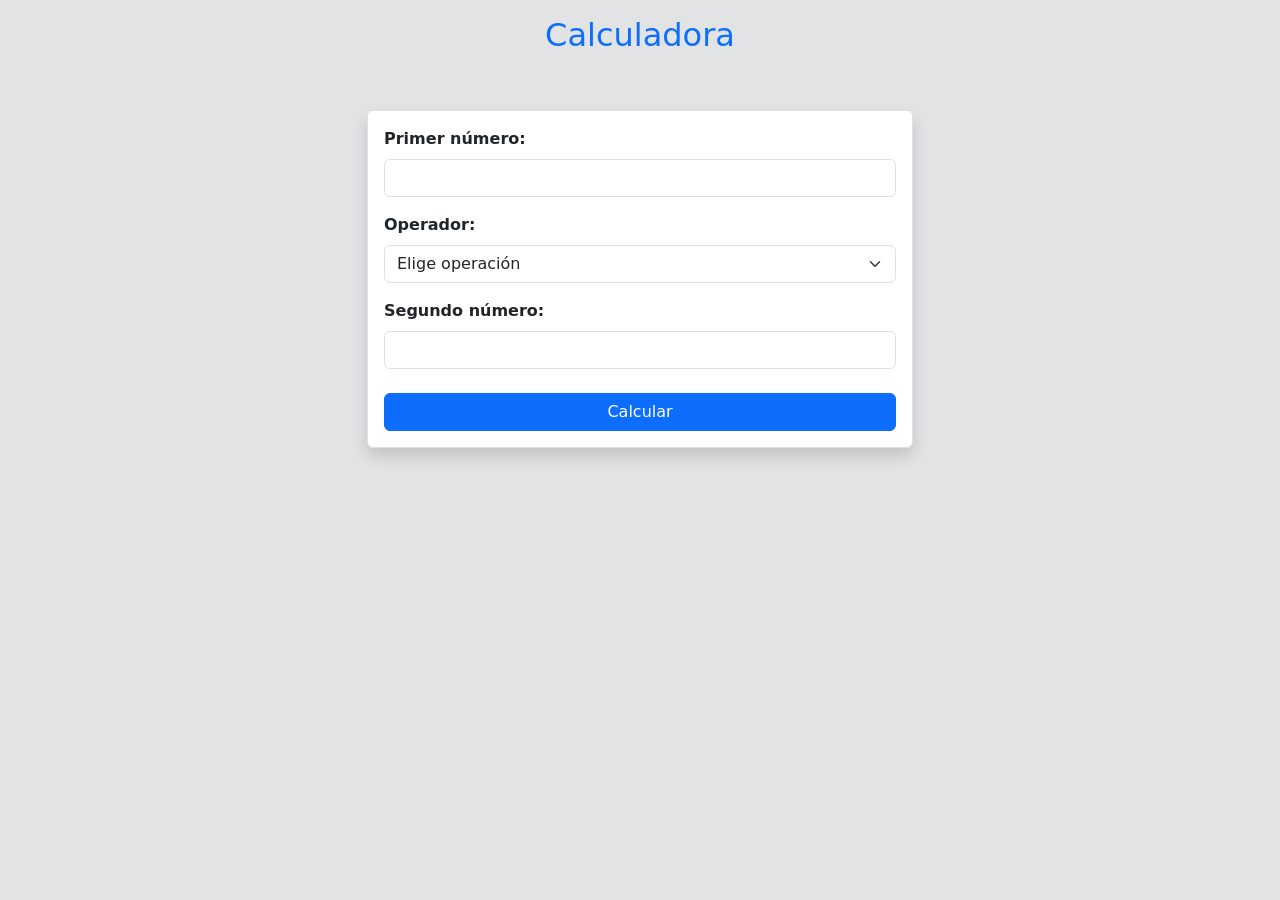
<file: relacion2/ejers03-20/ejer10/ejercicio10.html>
<!DOCTYPE html>
<html lang="es">

<head>
    <meta charset="UTF-8">
    <meta name="viewport" content="width=device-width, initial-scale=1.0">
    <title>Calculadora</title>

    <!-- Bootstrap 5 -->
    <link href="https://cdn.jsdelivr.net/npm/bootstrap@5.3.3/dist/css/bootstrap.min.css" rel="stylesheet">
</head>

<body class="bg-secondary-subtle">

    <div id="main" class="container text-center">

        <h2 class="text-primary mt-3">Calculadora</h2>

        <div class="row">

            <div class="col-md-3"></div>

            <div class="col-md-6">

                <!-- Formulario -->
                <form class="m-auto mt-5 border rounded p-3 shadow bg-white text-start"
                    action="ejercicio10.php" method="post">

                    <div class="mb-3">
                        <label for="numero1" class="form-label fw-bold">
                            Primer número:
                        </label>
                        <input type="number" name="numero1" id="numero1"
                            class="form-control" step="1" required>
                    </div>

                    <div class="mb-3">
                        <label for="operacion" class="form-label fw-bold">
                            Operador:
                        </label>

                        <select name="operacion" id="operacion"
                            class="form-select" required>

                            <option value="" selected disabled>Elige operación</option>
                            <option value="suma">+</option>
                            <option value="resta">-</option>
                            <option value="multiplicacion">*</option>
                            <option value="division">/</option>
                            <option value="porcentaje">%</option>

                        </select>
                    </div>

                    <div class="mb-3">
                        <label for="numero2" class="form-label fw-bold">
                            Segundo número:
                        </label>
                        <input type="number" name="numero2" id="numero2"
                            class="form-control" step="1" required>
                    </div>

                    <button type="submit" class="btn btn-primary w-100 mt-2">
                        Calcular
                    </button>

                </form>

            </div>

            <div class="col-md-3"></div>

        </div>

    </div>

</body>
</html>
</file>
